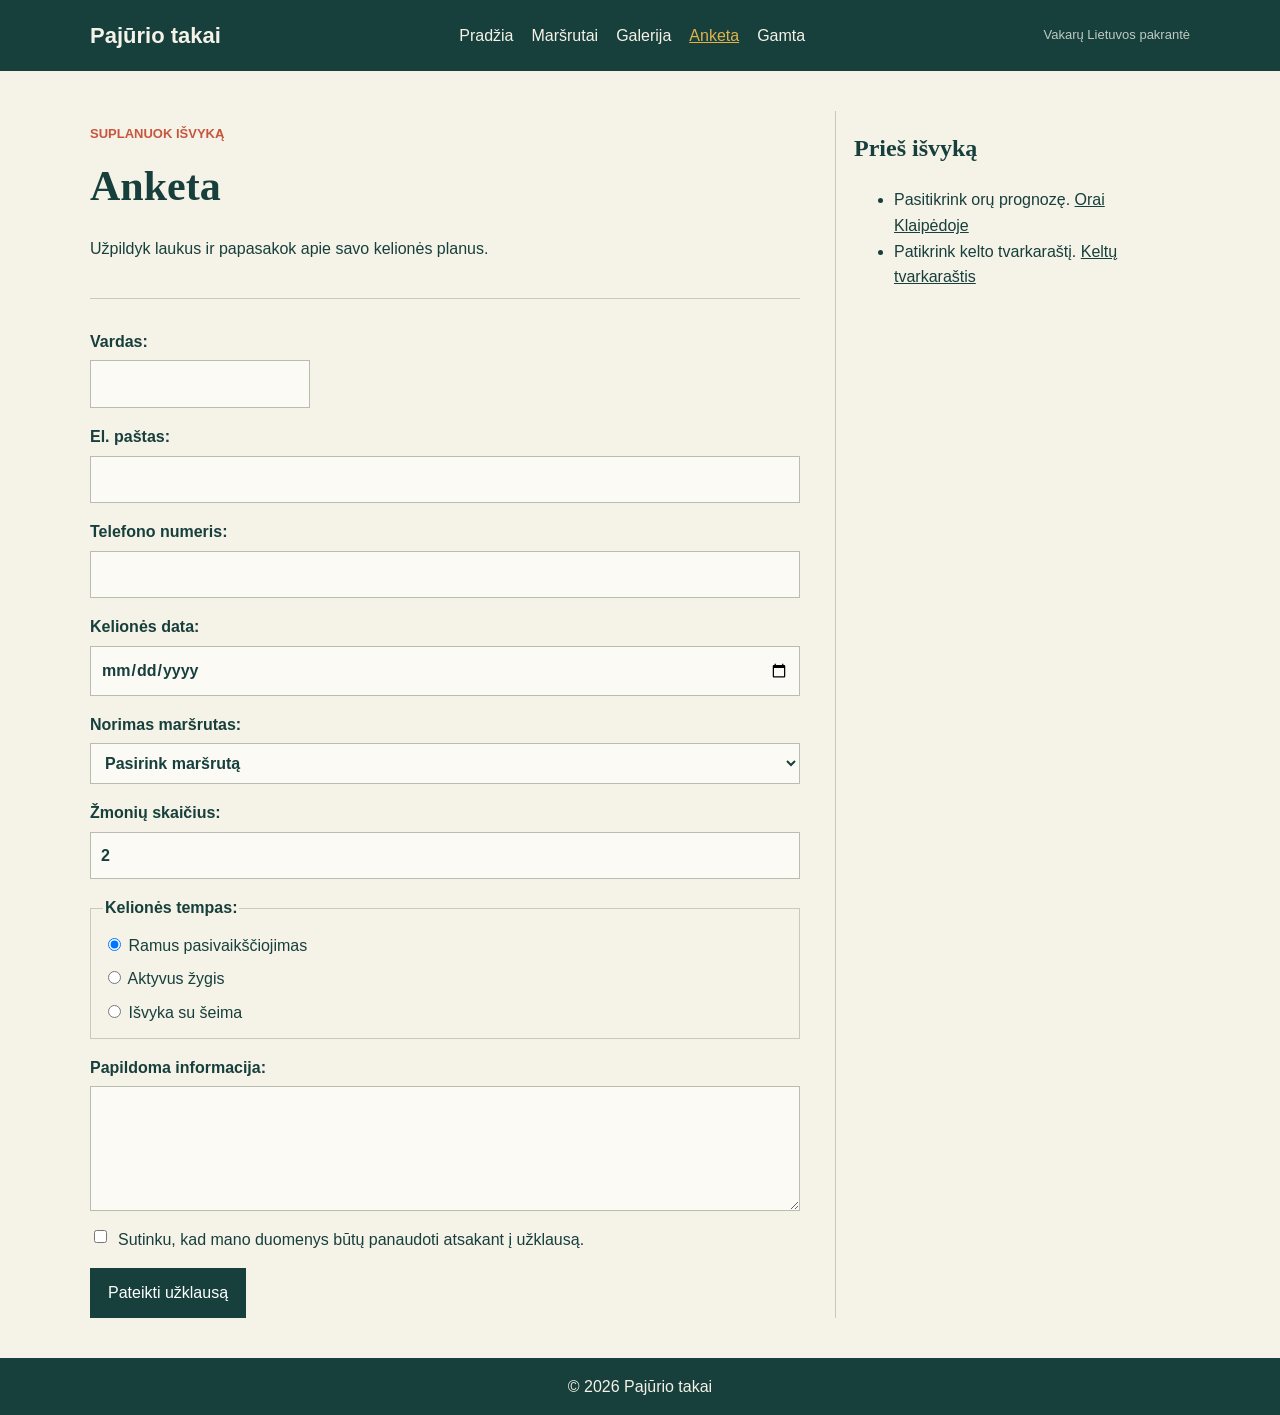
<file: anketa.html>
<!doctype html>
<html lang="lt">
<head>
  <meta charset="utf-8">
  <meta name="viewport" content="width=device-width, initial-scale=1">
  <meta name="description" content="Pateik užklausą dėl išvykos į Lietuvos pajūrį.">
  <title>Pajūrio takai | Anketa</title>
  <link rel="stylesheet" href="styles.css">
</head>
<body>
  <div id="svetaine">
    <header class="svetaines-antraste">
      <div class="antrastes-turinys">
        <a class="svetaines-pavadinimas" href="index.html">Pajūrio takai</a>

        <input class="meniu-varnele" id="meniu-varnele" type="checkbox" aria-label="Rodyti arba slėpti meniu" aria-controls="pagrindinis-meniu">
        <label class="meniu-mygtukas" for="meniu-varnele" aria-hidden="true">
          <span class="meniu-bruksnelis"></span>
          <span class="meniu-bruksnelis"></span>
          <span class="meniu-bruksnelis"></span>
        </label>

        <nav class="pagrindinis-meniu" id="pagrindinis-meniu" aria-label="Pagrindinis meniu">
          <a href="index.html">Pradžia</a>
          <a href="marsrutai.html">Maršrutai</a>
          <a href="galerija.html">Galerija</a>
          <a href="anketa.html" aria-current="page">Anketa</a>
          <a href="gamta.html">Gamta</a>
        </nav>

        <span class="antrastes-uzrasas">Vakarų Lietuvos pakrantė</span>
      </div>
    </header>

    <div class="puslapio-isdestymas">
      <main class="pagrindinis-turinys">
        <section class="puslapio-antraste">
          <p class="skyriaus-uzrasas">Suplanuok išvyką</p>
          <h1>Anketa</h1>
          <p>Užpildyk laukus ir papasakok apie savo kelionės planus.</p>
        </section>

        <form class="keliones-anketa" action="anketa.html" method="get">
          <label class="anketos-laukelis vardas">
            Vardas:
            <input type="text" name="vardas" required>
          </label>

          <label class="anketos-laukelis">
            El. paštas:
            <input type="email" name="pastas" required>
          </label>

          <label class="anketos-laukelis">
            Telefono numeris:
            <input type="tel" name="telefonas">
          </label>

          <label class="anketos-laukelis">
            Kelionės data:
            <input type="date" name="data" required>
          </label>

          <label class="anketos-laukelis">
            Norimas maršrutas:
            <select name="marsrutas" required>
              <option value="" selected disabled>Pasirink maršrutą</option>
              <option>Klaipėdos molas – Melnragės paplūdimys</option>
              <option>Olando kepurė – Girulių paplūdimys</option>
              <option>Smiltynė – Juodkrantė</option>
              <option>Juodkrantės prieplauka – Raganų kalnas</option>
              <option>Tomo Mano kultūros centras – Parnidžio kopa</option>
              <option>Nidos centras – Parnidžio pažintinis takas</option>
              <option>Dar neapsisprendžiau</option>
            </select>
          </label>

          <label class="anketos-laukelis">
            Žmonių skaičius:
            <input type="number" name="zmones" min="1" max="20" value="2">
          </label>

          <fieldset class="pasirinkimu-grupe">
            <legend>Kelionės tempas:</legend>
            <label><input type="radio" name="tempas" value="ramus" checked> Ramus pasivaikščiojimas</label>
            <label><input type="radio" name="tempas" value="aktyvus"> Aktyvus žygis</label>
            <label><input type="radio" name="tempas" value="seima"> Išvyka su šeima</label>
          </fieldset>

          <label class="anketos-laukelis">
            Papildoma informacija:
            <textarea name="pastabos" rows="4"></textarea>
          </label>

          <label class="duomenu-sutikimas">
            <input type="checkbox" name="sutikimas" value="taip" required>
            Sutinku, kad mano duomenys būtų panaudoti atsakant į užklausą.
          </label>

          <button class="anketos-mygtukas" type="submit">Pateikti užklausą</button>
        </form>
      </main>

      <aside class="soninis-blokas">
        <h2>Prieš išvyką</h2>
        <ul>
          <li>Pasitikrink orų prognozę.
            <a
              href="https://www.meteo.lt/prognozes/lietuvos-miestai/?area=klaipeda"
              target="_blank" rel="noopener noreferrer">Orai Klaipėdoje
            </a>
          </li>

          <li>Patikrink kelto tvarkaraštį.
            <a
              href="https://www.keltas.lt/lt/keltu-tvarkarastis"
              target="_blank" rel="noopener noreferrer">Keltų tvarkaraštis
            </a>
          </li>
          
        </ul>
      </aside>
    </div>

    <footer class="puslapio-apacia">
      <p>© 2026 Pajūrio takai</p>
    </footer>
  </div>
</body>
</html>
</file>
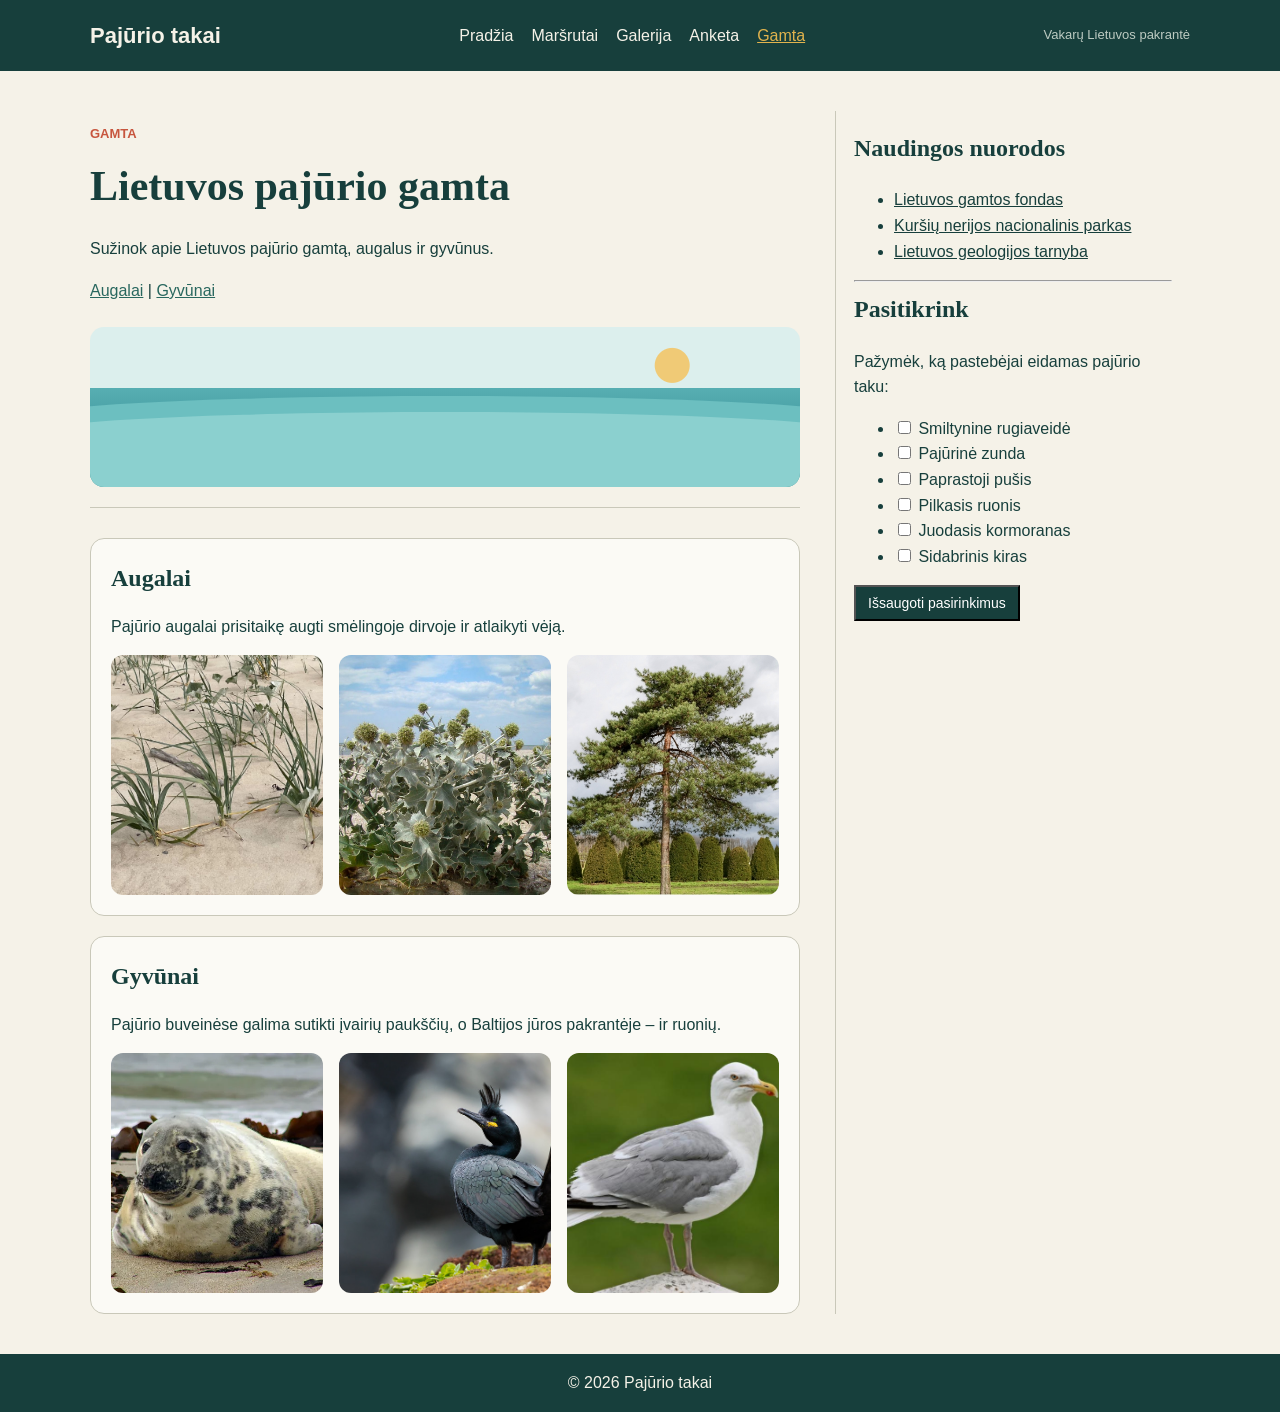
<file: gamta.html>
<!DOCTYPE html>
<html lang="lt">
<head>
    <meta charset="UTF-8">
    <meta name="viewport" content="width=device-width, initial-scale=1.0">
    <title>Pajūrio takai | Gamta</title>
    <link rel="stylesheet" href="styles.css">
</head>
<body>
    <div id="svetaine">
        <header class="svetaines-antraste">
            <div class="antrastes-turinys">
                <a class="svetaines-pavadinimas" href="index.html">Pajūrio takai</a>

                <input class="meniu-varnele" id="meniu-varnele" type="checkbox" aria-label="Rodyti arba slėpti meniu" aria-controls="pagrindinis-meniu">
                <label class="meniu-mygtukas" for="meniu-varnele" aria-hidden="true">
                    <span class="meniu-bruksnelis"></span>
                    <span class="meniu-bruksnelis"></span>
                    <span class="meniu-bruksnelis"></span>
                </label>

                <nav class="pagrindinis-meniu" id="pagrindinis-meniu" aria-label="Pagrindinis meniu">
                    <a href="index.html">Pradžia</a>
                    <a href="marsrutai.html">Maršrutai</a>
                    <a href="galerija.html">Galerija</a>
                    <a href="anketa.html">Anketa</a>
                    <a href="gamta.html" aria-current="page">Gamta</a>
                </nav>

                <span class="antrastes-uzrasas">Vakarų Lietuvos pakrantė</span>
            </div>
        </header>

        <div class="puslapio-isdestymas">
            <main class="pagrindinis-turinys">
                <section class="puslapio-antraste">
                    <p class="skyriaus-uzrasas">Gamta</p>
                    <h1>Lietuvos pajūrio gamta</h1>
                    <p>Sužinok apie Lietuvos pajūrio gamtą, augalus ir gyvūnus.</p>
                    <p>
                        <a href="#augalai">Augalai</a> |
                        <a href="#gyvunai">Gyvūnai</a>
                    </p>
                    <div class="bangos-animacija" aria-hidden="true"></div>
                </section>

                <section class="gamta-turinys" id="augalai">
                    <h2>Augalai</h2>
                    <p>Pajūrio augalai prisitaikę augti smėlingoje dirvoje ir atlaikyti vėją.</p>
                    <div class="augalu-korteles">
                        <figure class="augalo-kortele" tabindex="0">
                            <img src="Smiltynine-rugiaveide.jpg" alt="Smiltyninė rugiaveidė pajūrio kopose">
                            <figcaption>
                                <strong>Smiltyninė rugiaveidė</strong>
                                <p>Jos ilgos šaknys padeda sutvirtinti kopų smėlį.</p>
                            </figcaption>
                        </figure>

                        <figure class="augalo-kortele" tabindex="0">
                            <img src="augalas-zunda.jpg" alt="Pajūrinė zunda">
                            <figcaption>
                                <strong>Pajūrinė zunda</strong>
                                <p>Retas pajūrio augalas, kurio negalima skinti.</p>
                            </figcaption>
                        </figure>

                        <figure class="augalo-kortele" tabindex="0">
                            <img src="pušis-paprastoji.jpg" alt="Paprastoji pušis pajūrio miške">
                            <figcaption>
                                <strong>Paprastoji pušis</strong>
                                <p>Ji dažna pajūrio miškuose, kur dirvožemis smėlingas.</p>
                            </figcaption>
                        </figure>
                    </div>
                </section>

                <section class="gamta-turinys" id="gyvunai">
                    <h2>Gyvūnai</h2>
                    <p>Pajūrio buveinėse galima sutikti įvairių paukščių, o Baltijos jūros pakrantėje – ir ruonių.</p>
                    <div class="gyvunu-korteles">
                        <figure class="gyvuno-kortele" tabindex="0">
                            <img src="pilkasis-ruonis.jpg" alt="Pilkasis ruonis">
                            <figcaption>
                                <strong>Pilkasis ruonis</strong>
                                <p>Baltijos jūros žinduolis. Pamatęs ruonį paplūdimyje, laikykis atstumo.</p>
                            </figcaption>
                        </figure>

                        <figure class="gyvuno-kortele" tabindex="0">
                            <img src="Juodasis-kormoranas.jpg" alt="Juodasis kormoranas">
                            <figcaption>
                                <strong>Juodasis kormoranas</strong>
                                <p>Puikiai nardo ir gaudo žuvis. Dažnai peri kolonijomis.</p>
                            </figcaption>
                        </figure>

                        <figure class="gyvuno-kortele" tabindex="0">
                            <img src="Sidabrinis-kiras.jpg" alt="Sidabrinis kiras">
                            <figcaption>
                                <strong>Sidabrinis kiras</strong>
                                <p>Pajūryje dažnas paukštis, ieškantis maisto pakrantėje</p>
                            </figcaption>
                        </figure>
                    </div>
                </section>
            </main>

            <aside class="soninis-blokas">
                <h2>Naudingos nuorodos</h2>
                <ul>
                    <li><a href="https://www.lgf.lt/" target="_blank" rel="noopener noreferrer">Lietuvos gamtos fondas</a></li>
                    <li><a href="https://nerija.lrv.lt/lt/" target="_blank" rel="noopener noreferrer">Kuršių nerijos nacionalinis parkas</a></li>
                    <li><a href="https://lgt.lrv.lt/lt/" target="_blank" rel="noopener noreferrer">Lietuvos geologijos tarnyba</a></li>
                </ul>

                <hr>

                <h2>Pasitikrink</h2>
                <p>Pažymėk, ką pastebėjai eidamas pajūrio taku:</p>
                <ul>
                    <li><label><input type="checkbox"> Smiltynine rugiaveidė</label></li>
                    <li><label><input type="checkbox"> Pajūrinė zunda</label></li>
                    <li><label><input type="checkbox"> Paprastoji pušis</label></li>
                    <li><label><input type="checkbox"> Pilkasis ruonis</label></li>
                    <li><label><input type="checkbox"> Juodasis kormoranas</label></li>
                    <li><label><input type="checkbox"> Sidabrinis kiras</label></li>
                </ul>
                <button class="mazas-mygtukas" type="submit">Išsaugoti pasirinkimus</button>
            </aside>
        </div>
        <footer class="puslapio-apacia">
            <p>&copy; 2026 Pajūrio takai</p>
        </footer>
    </div>

</body>
</html>
</file>
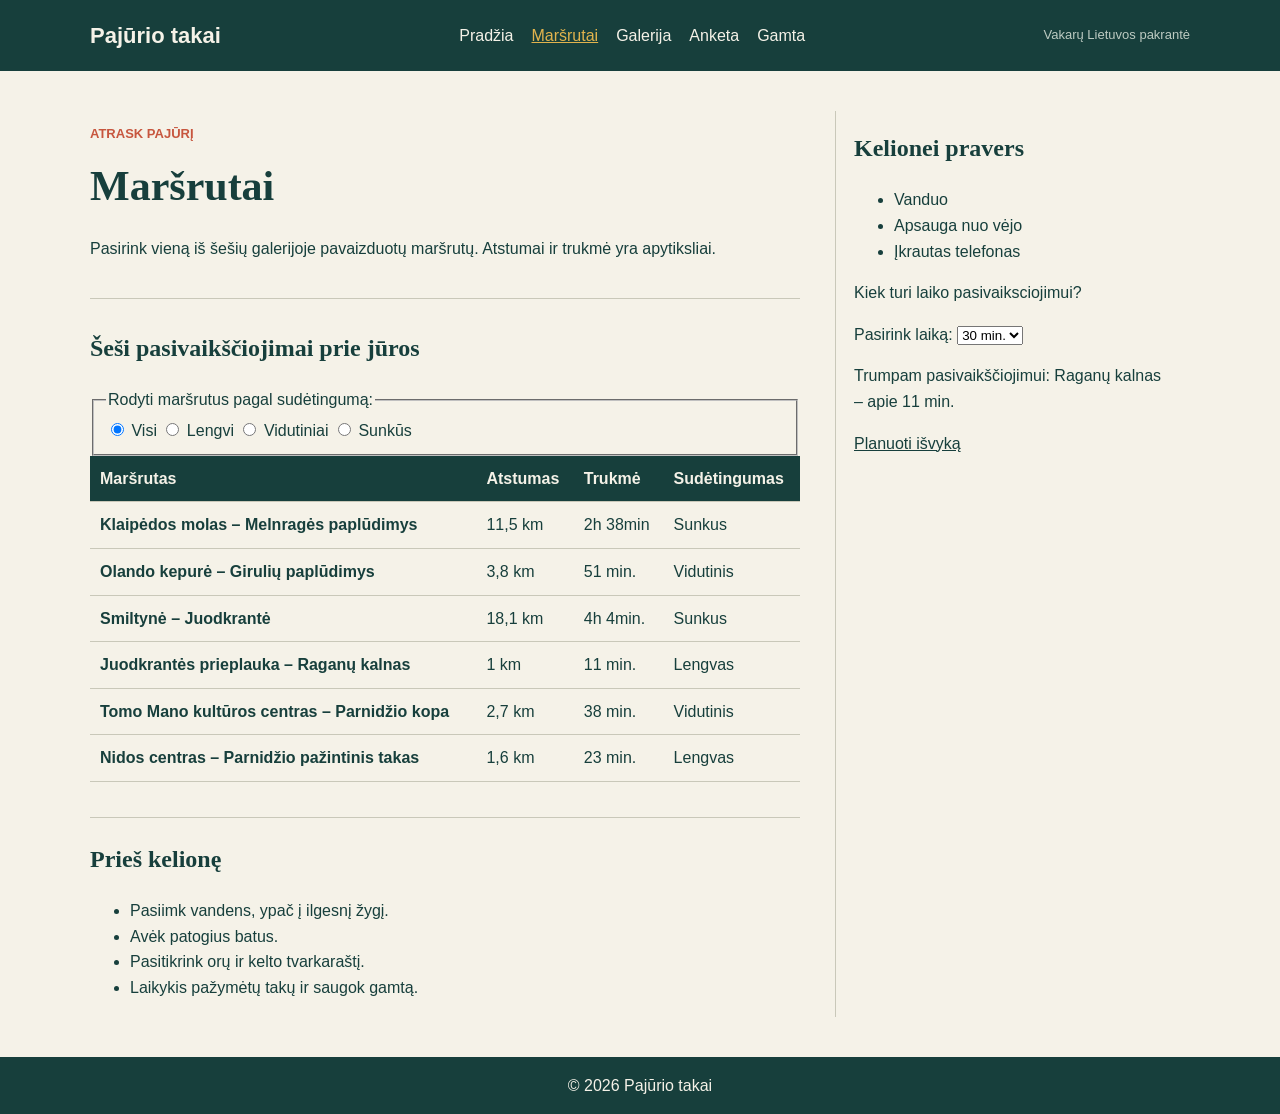
<file: marsrutai.html>
<!doctype html>
<html lang="lt">
<head>
  <meta charset="utf-8">
  <meta name="viewport" content="width=device-width, initial-scale=1">
  <meta name="description" content="Lietuvos pajūrio maršrutai ir kelionės patarimai.">
  <title>Pajūrio takai | Maršrutai</title>
  <link rel="stylesheet" href="styles.css">
</head>
<body>
  <div id="svetaine">
    <header class="svetaines-antraste">
      <div class="antrastes-turinys">
        <a class="svetaines-pavadinimas" href="index.html">Pajūrio takai</a>

        <input class="meniu-varnele" id="meniu-varnele" type="checkbox" aria-label="Rodyti arba slėpti meniu" aria-controls="pagrindinis-meniu">
        <label class="meniu-mygtukas" for="meniu-varnele" aria-hidden="true">
          <span class="meniu-bruksnelis"></span>
          <span class="meniu-bruksnelis"></span>
          <span class="meniu-bruksnelis"></span>
        </label>

        <nav class="pagrindinis-meniu" id="pagrindinis-meniu" aria-label="Pagrindinis meniu">
          <a href="index.html">Pradžia</a>
          <a href="marsrutai.html" aria-current="page">Maršrutai</a>
          <a href="galerija.html">Galerija</a>
          <a href="anketa.html">Anketa</a>
          <a href="gamta.html">Gamta</a>
        </nav>

        <span class="antrastes-uzrasas">Vakarų Lietuvos pakrantė</span>
      </div>
    </header>

    <div class="puslapio-isdestymas">
      <main class="pagrindinis-turinys">
        <section class="puslapio-antraste">
          <p class="skyriaus-uzrasas">Atrask pajūrį</p>
          <h1>Maršrutai</h1>
          <p>Pasirink vieną iš šešių galerijoje pavaizduotų maršrutų. Atstumai ir trukmė yra apytiksliai.</p>
        </section>

        <section class="lenteles-skyrius">
          <h2>Šeši pasivaikščiojimai prie jūros</h2>

          <fieldset>
            <legend>Rodyti maršrutus pagal sudėtingumą:</legend>
            <label><input type="radio" name="sudetingumas" value="visi" checked> Visi</label>
            <label><input type="radio" name="sudetingumas" value="lengvi"> Lengvi</label>
            <label><input type="radio" name="sudetingumas" value="vidutiniai"> Vidutiniai</label>
            <label><input type="radio" name="sudetingumas" value="sunkus"> Sunkūs</label>
          </fieldset>

          <div class="lenteles-slinkimas">
            <table>
              <thead>
                <tr>
                  <th scope="col">Maršrutas</th>
                  <th scope="col">Atstumas</th>
                  <th scope="col">Trukmė</th>
                  <th scope="col">Sudėtingumas</th>
                </tr>
              </thead>

              <tbody id="marsrutu-eilutes">
                <tr class="sunkus">
                  <th scope="row">Klaipėdos molas – Melnragės paplūdimys</th>
                  <td>11,5 km</td>
                  <td>2h 38min</td>
                  <td>Sunkus</td>
                </tr>

                <tr class="vidutinis">
                  <th scope="row">Olando kepurė – Girulių paplūdimys</th>
                  <td>3,8 km</td>
                  <td>51 min.</td>
                  <td>Vidutinis</td>
                </tr>

                <tr class="sunkus">
                  <th scope="row">Smiltynė – Juodkrantė</th>
                  <td>18,1 km</td>
                  <td>4h 4min.</td>
                  <td>Sunkus</td>
                </tr>

                <tr class="lengvas">
                  <th scope="row">Juodkrantės prieplauka – Raganų kalnas</th>
                  <td>1 km</td>
                  <td>11 min.</td>
                  <td>Lengvas</td>
                </tr>

                <tr class="vidutinis">
                  <th scope="row">Tomo Mano kultūros centras – Parnidžio kopa</th>
                  <td>2,7 km</td>
                  <td>38 min.</td>
                  <td>Vidutinis</td>
                </tr>

                <tr class="lengvas">
                  <th scope="row">Nidos centras – Parnidžio pažintinis takas</th>
                  <td>1,6 km</td>
                  <td>23 min.</td>
                  <td>Lengvas</td>
                </tr>

              </tbody>
            </table>
          </div>
        </section>

        <section class="marsrutu-patarimai">
          <h2>Prieš kelionę</h2>
          <ul>
            <li>Pasiimk vandens, ypač į ilgesnį žygį.</li>
            <li>Avėk patogius batus.</li>
            <li>Pasitikrink orų ir kelto tvarkaraštį.</li>
            <li>Laikykis pažymėtų takų ir saugok gamtą.</li>
          </ul>
        </section>
      </main>

      <aside class="soninis-blokas">
        <h2>Kelionei pravers</h2>
        <ul>
          <li>Vanduo</li>
          <li>Apsauga nuo vėjo</li>
          <li>Įkrautas telefonas</li>
        </ul>

        <p>Kiek turi laiko pasivaiksciojimui?</p>
        <form>
          <label for="laikas">Pasirink laiką:</label>
          <select id="laikas" name="laikas">
            <option value="30min">30 min.</option>
            <option value="1h">1 val.</option>
            <option value="2h">2 val.</option>
            <option value="3h">3 val.</option>
            <option value="4h">4 val.</option>
          </select>
        </form>

        <p class="rekomendacija" data-laikas="30min">Trumpam pasivaikščiojimui: Raganų kalnas – apie 11 min.</p>
        <p class="rekomendacija" data-laikas="1h">Maždaug valandai: Olando kepurė–Giruliai – apie 51 min.</p>
        <p class="rekomendacija" data-laikas="2h">Porai valandų: Olando kepurė–Giruliai – apie 51 min.</p>
        <p class="rekomendacija" data-laikas="3h">Iki 3 valandų: Klaipėdos molas–Melnragė – apie 2 val. 38 min.</p>
        <p class="rekomendacija" data-laikas="4h">Ilgesniam žygiui: Smiltynė–Juodkrantė – apie 4 val. 4 min.</p>

        <p><a href="anketa.html">Planuoti išvyką</a></p>
      </aside>

    </div>

    <footer class="puslapio-apacia">
      <p>© 2026 Pajūrio takai</p>
    </footer>

  </div>
</body>
</html>
</file>
<file: styles.css>
/* Visiems elementams leidžia lengviau skaičiuoti plotį ir aukštį kartu su kraštinėmis. */
* {
  box-sizing: border-box;
}

/* Nustato viso puslapio pagrindinį šriftą, teksto spalvą ir foną. */
body {
  margin: 0;
  background-color: #f5f2e8;
  color: #173f3c;
  font-family: Arial, sans-serif;
  line-height: 1.6;
}

/* Visoms nuorodoms nustato numatytą teksto spalvą. */
a {
  color: #28675e;
}

/* Paveikslėliai nerodomi platesni už jiems skirtą vietą ir nepalieka tarpo po savimi. */
img {
  display: block;
  max-width: 100%;
}

/* Viršutinė puslapio juosta: fonas, tekstas ir vidiniai tarpai. */
.svetaines-antraste {
  padding: 18px 0;
  background-color: #173f3c;
  color: #f5f2e8;
}

/* Sulygiuoja svetainės pavadinimą, meniu ir papildomą užrašą vienoje eilutėje. */
.antrastes-turinys {
  width: 90%;
  max-width: 1100px;
  margin: 0 auto;
  display: flex;
  align-items: center;
  justify-content: space-between;
  gap: 20px;
}

/* Svetainės pavadinimo nuorodos išvaizda. */
.svetaines-pavadinimas {
  color: #f5f2e8;
  font-size: 22px;
  font-weight: bold;
  text-decoration: none;
}

/* Meniu valdikliai rodomi tik mažuose ekranuose. */
.meniu-varnele,
.meniu-mygtukas {
  display: none;
}

/* Meniu nuorodas išdėsto eilute ir palieka tarpus tarp jų. */
.pagrindinis-meniu {
  display: flex;
  flex-wrap: wrap;
  gap: 18px;
}

/* Pagrindinio meniu nuorodų spalva ir pabraukimo išjungimas. */
.pagrindinis-meniu a {
  color: #f5f2e8;
  text-decoration: none;
}

/* Aktyvus meniu puslapis arba nuoroda po pele paryškinama geltona spalva. */
.pagrindinis-meniu a:hover,
.pagrindinis-meniu a[aria-current="page"] {
  color: #e1b34d;
  text-decoration: underline;
}

/* Mažas užrašas antraštėje rodomas prislopinta spalva. */
.antrastes-uzrasas {
  color: #bdcbc2;
  font-size: 13px;
}

/* Pagrindinė turinio sritis: du stulpeliai, pagrindinis platesnis už šoninį. */
.puslapio-isdestymas {
  width: 90%;
  max-width: 1100px;
  margin: 40px auto;
  display: grid;
  grid-template-columns: 2fr 1fr;
  gap: 35px;
}

/* Leidžia pagrindiniam turiniui susiaurėti neišplečiant viso puslapio. */
.pagrindinis-turinys {
  min-width: 0;
}

/* Pagrindinėms antraštėms naudojamas serifinis šriftas. */
h1,
h2 {
  font-family: Georgia, "Times New Roman", serif;
}

/* Puslapio pagrindinės antraštės dydis ir apatinis tarpas. */
h1 {
  margin: 0 0 12px;
  font-size: 42px;
}

/* Antro lygio antraštei panaikinamas viršutinis tarpas. */
h2 {
  margin-top: 0;
}

/* Puslapio pavadinimo sričiai pridedamas apatinis tarpas ir skiriamoji linija. */
.puslapio-antraste {
  margin-bottom: 30px;
  padding-bottom: 20px;
  border-bottom: 1px solid #c9c8b9;
}

/* Mažas skyriaus užrašas paryškinamas, nuspalvinamas raudonai ir rašomas didžiosiomis raidėmis. */
.skyriaus-uzrasas {
  margin-bottom: 8px;
  color: #c7563e;
  font-size: 13px;
  font-weight: bold;
  text-transform: uppercase;
}

/* Pradžios puslapio pagrindinė dalis padalijama į du sulygiuotus stulpelius. */
.pradzios-blokas {
  display: grid;
  grid-template-columns: 1fr 1fr;
  align-items: center;
  gap: 24px;
}

/* Paveikslėlio aprašo blokas nepalieka numatyto išorinio tarpo. */
.pagrindine-nuotrauka {
  margin: 0;
}

/* Pagrindinis paveikslėlis užpildo nustatytą plotą jo neiškraipydamas. */
.pagrindine-nuotrauka img {
  width: 100%;
  height: 280px;
  object-fit: cover;
}

/* Paveikslėlio aprašas rodomas mažesniu, prislopintos spalvos tekstu. */
.pagrindine-nuotrauka figcaption {
  margin-top: 6px;
  color: #687773;
  font-size: 13px;
}

/* Tekstinė nuoroda pateikiama vienoje eilutėje, pastorinta ir su viršutiniu tarpu. */
.teksto-nuoroda {
  display: inline-block;
  margin-top: 10px;
  font-weight: bold;
}

/* Pradžios aprašymas ir maršrutų patarimai atskiriami viršutiniu krašteliu. */
.ivadas,
.marsrutu-patarimai {
  margin-top: 35px;
  padding-top: 22px;
  border-top: 1px solid #c9c8b9;
}

/* Pradžios puslapio kortelės išdėstomos trijuose vienoduose stulpeliuose. */
.skiltys-tinklelis {
  margin-top: 30px;
  display: grid;
  grid-template-columns: repeat(3, 1fr);
  gap: 12px;
}

/* Kortelėms suteikiamas vidinis tarpas, fonas ir paslepiamas nuorodos pabraukimas. */
.skilties-kortele {
  padding: 18px;
  background-color: #d5ddd4;
  text-decoration: none;
}

/* Užvedus pelę ant kortelės, pasikeičia jos fono spalva. */
.skilties-kortele:hover {
  background-color: #e30f0f;
}

/* Kortelės antraštė rodoma mažesniu šriftu. */
.skilties-kortele h2 {
  font-size: 22px;
}

/* Kortelės aprašui panaikinamas apatinis tarpas. */
.skilties-kortele p {
  margin-bottom: 0;
}

/* Šoniniam informacijos blokui suteikiamas vidinis tarpas ir kairysis skirtukas. */
.soninis-blokas {
  padding: 18px;
  border-left: 1px solid #c9c8b9;
}

/* Šoninio bloko nuoroda paveldi aplinkinio teksto spalvą. */
.soninis-blokas a {
  color: inherit;
}

/* Lentelės skyriui pridedamas viršutinis tarpas. */
.lenteles-skyrius {
  margin-top: 30px;
}

/* Jei lentelė per plati, leidžia ją slinkti į šoną. */
.lenteles-slinkimas {
  overflow-x: auto;
}

/* Lentelė užima visą jai skirtą plotį, o gretimų langelių kraštinės sujungiamos. */
table {
  width: 100%;
  border-collapse: collapse;
  text-align: left;
}

/* Lentelės langeliams nustatomi vidiniai tarpai ir apatinė skiriamoji linija. */
th,
td {
  padding: 10px;
  border-bottom: 1px solid #c9c8b9;
}

/* Užvedus pelę ant maršruto eilutės, pasikeičia jos fonas. */
tbody tr:hover {
  background-color: #f15d07;
}

/* Lentelės stulpelių antraštei nustatomas tamsus fonas ir šviesus tekstas. */
thead {
  background-color: #173f3c;
  color: #f5f2e8;
}

/* Galerijos nuotraukos išdėstomos dviem stulpeliais. */
.galerijos-tinklelis {
  display: grid;
  grid-template-columns: repeat(2, 1fr);
  gap: 20px;
}

/* Filtras užima visą galerijos plotį, o pasirinkimai išdėstomi greta. */
.galerijos-filtras {
  grid-column: 1 / -1;
  margin: 0;
  padding: 10px 14px 12px;
  border: 1px solid #c9c8b9;
  border-radius: 12px;
  background-color: #fbfaf5;
  display: flex;
  flex-wrap: wrap;
  align-items: center;
  gap: 8px 16px;
}

.galerijos-filtras label {
  white-space: nowrap;
}

.galerijos-filtras input {
  accent-color: #c7563e;
}

/* Galerijos paveikslėlių blokai neturi numatyto išorinio tarpo. */
.galerijos-nuotrauka {
  margin: 0;
  overflow: hidden;
  border: 1px solid #dedbce;
  border-radius: 14px;
  background-color: #fbfaf5;
  transition: box-shadow 180ms ease, transform 180ms ease;
}

.galerijos-nuotrauka:hover {
  transform: translateY(-3px);
  box-shadow: 0 8px 20px rgb(23 63 60 / 12%);
}

.galerijos-nuotrauka a {
  display: block;
}

/* Galerijos nuotraukoms nustatomas vienodas dydis, apkarpymas ir apvalūs kampai. */
.galerijos-nuotrauka img {
  width: 100%;
  height: 220px;
  object-fit: cover;
}

/* Nuotraukos pavadinimas ir maršrutas tvarkingai atskiriami nuo vaizdo. */
.galerijos-nuotrauka figcaption {
  padding: 12px 16px 0;
  font-weight: bold;
}

.galerijos-nuotrauka p {
  margin: 4px 16px 16px;
  color: #687773;
  font-size: 14px;
}

/* Anketos laukai išdėstomi vertikaliai su vienodais tarpais. */
.keliones-anketa {
  display: grid;
  gap: 16px;
}

/* Kiekvieno anketos lauko pavadinimas ir įvedimo vieta išdėstomi stulpeliu. */
.anketos-laukelis {
  display: grid;
  gap: 6px;
  font-weight: bold;
}

/*Sumazina vardo laukeli */
.anketos-laukelis.vardas input {
  width: 220px;
  max-width: 100%;
}

/* Anketos įvedimo laukus, pasirinkimų sąrašą ir teksto lauką suvienodina. */
.anketos-laukelis input,
.anketos-laukelis select,
.anketos-laukelis textarea {
  width: 100%;
  padding: 10px;
  border: 1px solid #b9bdb0;
  background-color: #fbfaf5;
  color: #173f3c;
  font: inherit;
}

/* Pasirinkimų grupei pridedamas rėmelis, tarpai ir stulpelinis išdėstymas. */
.pasirinkimu-grupe {
  margin: 0;
  padding: 12px;
  border: 1px solid #c9c8b9;
  display: grid;
  gap: 8px;
}

/* Pasirinkimų grupės pavadinimas pastorinamas. */
.pasirinkimu-grupe legend {
  font-weight: bold;
}

/* Sutikimo varnelės tekstas išlygiuojamas šalia varnelės. */
.duomenu-sutikimas {
  display: flex;
  align-items: flex-start;
  gap: 8px;
}

/* Anketos pateikimo mygtuko dydis, spalvos ir pelės žymeklis. */
.anketos-mygtukas {
  width: fit-content;
  padding: 12px 18px;
  border: 0;
  background-color: #c7563e;
  color: white;
  font: inherit;
  cursor: pointer;
}

/* Visiems mygtukams nustatomas tamsus fonas; !important leidžia šiai spalvai laimėti prieš įprastą CSS taisyklę. */
button {
  background-color: #173f3c !important;
}

/* Puslapio apačia: tamsus fonas, šviesus tekstas ir centravimas. */
.puslapio-apacia {
  padding: 16px;
  background-color: #173f3c;
  color: #f5f2e8;
  text-align: center;
}

/* Puslapio apačios pastraipa neturi numatyto išorinio tarpo. */
.puslapio-apacia p {
  margin: 0;
}

/* Ekranuose iki 850 pikselių pritaikomas siauresnis puslapio išdėstymas. */
@media (max-width: 850px) {
  /* Antraštės turinys gali persikelti į kitą eilutę; meniu langelis remiasi į ją. */
  .antrastes-turinys {
    flex-wrap: wrap;
    position: relative;
  }

  /* Burgerio mygtuko dydis, žalia kraštinė ir brūkšnelių sulygiavimas. */
  .meniu-mygtukas {
    width: 40px;
    height: 40px;
    border: 5px solid #1ad35a;
    border-radius: 25px;
    /* Mygtuko vidų išdėsto centruota gardelė. */
    display: grid;
    place-items: center;
    cursor: pointer;
    /* Nustato tarpus tarp brūkšnelių ir pastumia mygtuką į dešinę. */
    gap: 4px;
    align-content: center;
    margin-left: auto;
  }

  /* Vienas burgerio brūkšnelis: plotis, storis ir spalva. */
  .meniu-bruksnelis {
    display: block;
    width: 20px;
    height: 2px;
    background-color: #1ad35a;
  }

  /* Išskleidžiamas meniu padedamas žemiau mygtuko, o nuorodos sudedamos stulpeliu. */
  .pagrindinis-meniu {
    position: absolute;
    top: 55px;
    right: 0;
    z-index: 2;
    width: 220px;
    padding: 8px;
    border-radius: 12px;
    background-color: #173f3c;
    flex-direction: column;
    gap: 4px;
  }

  /* Jei varnelė nepažymėta, meniu paslepiamas. */
  .meniu-varnele:not(:checked)~.pagrindinis-meniu {
    display: none;
  }

  /* Atidarius meniu pasikeičia burgerio mygtuko fonas ir kraštinė. */
  .meniu-varnele:checked+.meniu-mygtukas {
    background-color: #cb1a20;
    border-color: #cb1a20;
  }

  /* Atidarius meniu pasikeičia jo burgerio brūkšnelių spalva. */
  .meniu-varnele:checked+.meniu-mygtukas .meniu-bruksnelis {
    background-color: #e28409;
  }

  /* Paslepia patį varnelės langelį, bet palieka jį veikti paspaudus etiketę. */
  .meniu-varnele {
    position: absolute;
    width: 1px;
    height: 1px;
    opacity: 0;
    display: block;
  }


  /* Meniu nuorodoms mažuose ekranuose pridedami didesni paspaudimo plotai. */
  .pagrindinis-meniu a {
    padding: 10px 12px;
    border-radius: 7px;
    font-size: 16px;
  }

  /* Aktyvi arba pele pažymėta meniu nuoroda gauna šviesesnį foną. */
  .pagrindinis-meniu a:hover,
  .pagrindinis-meniu a[aria-current="page"] {
    background-color: #24534d;
    text-decoration: none;
  }

  /* Papildomas užrašas antraštėje persikelia į atskirą eilutę. */
  .antrastes-uzrasas {
    flex: 1 0 100%;
  }

  /* Šoninė informacija perkeliama po pagrindiniu turiniu. */
  .puslapio-isdestymas {
    grid-template-columns: 1fr;
  }

  /* Pradžios puslapio dalys, kortelės ir galerija mažuose ekranuose rodomos vienu stulpeliu. */
  .pradzios-blokas,
  .skiltys-tinklelis,
  .galerijos-tinklelis {
    grid-template-columns: 1fr;
  }

  /* Šoninis blokas atskiriamas viršutine linija, o kairioji linija panaikinama. */
  .soninis-blokas {
    border-top: 1px solid #c9c8b9;
    border-left: 0;
  }
}
/* Marsrutu rusiavimo filtro stilius*/
.lenteles-skyrius:has(input[value="lengvi"]:checked) tbody tr:not(.lengvas) {
  display: none;
}
.lenteles-skyrius:has(input[value="vidutiniai"]:checked) tbody tr:not(.vidutinis) {
  display: none;
}
.lenteles-skyrius:has(input[value="sunkus"]:checked) tbody tr:not(.sunkus) {
  display: none;
}
/* cia galerijos filtras */
.galerijos-tinklelis:has(input[value="lengvi"]:checked) figure:not(.lengvas) {
  display: none;
}
.galerijos-tinklelis:has(input[value="vidutiniai"]:checked) figure:not(.vidutinis) {
  display: none;
}
.galerijos-tinklelis:has(input[value="sunkus"]:checked) figure:not(.sunkus) {
  display: none;
}
/* Cia marsrutu filtras */
.rekomendacija {
  display: none;
}

.soninis-blokas:has(#laikas option[value="30min"]:checked) .rekomendacija[data-laikas="30min"],
.soninis-blokas:has(#laikas option[value="1h"]:checked) .rekomendacija[data-laikas="1h"],
.soninis-blokas:has(#laikas option[value="2h"]:checked) .rekomendacija[data-laikas="2h"],
.soninis-blokas:has(#laikas option[value="3h"]:checked) .rekomendacija[data-laikas="3h"],
.soninis-blokas:has(#laikas option[value="4h"]:checked) .rekomendacija[data-laikas="4h"] {
  display: block;
}

.bangos-animacija {
  position: relative;
  height: 160px;
  margin-top: 24px;
  overflow: hidden;
  border-radius: 14px;
  background:
    radial-gradient(circle at 82% 24%, #f0ca76 0 17px, transparent 18px),
    linear-gradient(to bottom, #dcefed 0 38%, #57aeb2 38%, #287f86 100%);
}

.bangos-animacija::before,
.bangos-animacija::after {
  content: "";
  position: absolute;
  left: -10%;
  width: 120%;
  height: 65%;
  border-radius: 50% 50% 0 0 / 22% 22% 0 0;
}

.bangos-animacija::before {
  top: 43%;
  background: #6cbfc0;
  animation: bangos-slenka 8s ease-in-out infinite alternate;
}

.bangos-animacija::after {
  top: 53%;
  background: rgb(220 250 245 / 28%);
  animation: bangos-slenka 6s ease-in-out infinite alternate-reverse;
}

@keyframes bangos-slenka {
  from {
    transform: translate(-8%, 8px) rotate(-4deg) scaleY(0.8);
  }

  to {
    transform: translate(8%, -8px) rotate(4deg) scaleY(1.2);
  }
}

@media (prefers-reduced-motion: reduce) {
  .bangos-animacija::before,
  .bangos-animacija::after {
    animation: none;
  }
}

/* Gamta puslapio turinio blokas */
.gamta-turinys { 
  margin-top: 20px;
  padding: 20px;
  border: 1px solid #c9c8b9;
  border-radius: 14px;
  background-color: #fbfaf5;
}

.gamta-turinys h2 {
  margin-bottom: 8px;
}

.gamta-turinys ul {
  padding-left: 0;
  list-style: none;
  display: grid;
  gap: 10px;
}

.gamta-turinys li {
  padding: 10px 12px;
  border-left: 3px solid #0ae9ed;
  background-color: #f5f2e8;
}

/* Augalų kortelių tinklelis: trys vienodi stulpeliai su tarpu tarp jų. */
.augalu-korteles {
  display: grid;
  grid-template-columns: repeat(3, minmax(0, 1fr));
  gap: 16px;
}

.augalo-kortele {
  position: relative;
  min-width: 0;
  height: 240px;
  margin: 0;
  overflow: hidden;
  border-radius: 12px;
}

.augalo-kortele img {
  width: 100%;
  height: 100%;
  object-fit: cover;
}

.augalo-kortele figcaption {
  position: absolute;
  inset: auto 0 0;
  padding: 16px;
  background: rgb(23 63 60 / 90%);
  color: #fff;
  opacity: 0;
  transform: translateY(12px);
  transition: opacity 200ms ease, transform 200ms ease;
}

.augalo-kortele:hover figcaption,
.augalo-kortele:focus figcaption {
  opacity: 1;
  transform: translateY(0);
}

.augalo-kortele figcaption p {
  margin: 6px 0 0;
}

/* Cia telefono ekrane rodomos augalu info iskart. */
@media (max-width: 600px) {
  .augalu-korteles {
    grid-template-columns: 1fr;
  }

  .augalo-kortele {
    height: auto;
  }

  .augalo-kortele img {
    height: 220px;
  }

  .augalo-kortele figcaption {
    position: static;
    padding: 14px;
    opacity: 1;
    transform: none;
  }
}

/* Cia gyvunu korteles tinklelis: trys vienodi stulpeliai su tarpu tarp jų. */
.gyvunu-korteles {
  display: grid;
  grid-template-columns: repeat(3, minmax(0, 1fr));
  gap: 16px;
}

.gyvuno-kortele {
  position: relative;
  min-width: 0;
  height: 240px;
  margin: 0;
  overflow: hidden;
  border-radius: 12px;
}

.gyvuno-kortele img {
  width: 100%;
  height: 100%;
  object-fit: cover;
}

.gyvuno-kortele figcaption {
  position: absolute;
  inset: auto 0 0;
  padding: 16px;
  background: rgb(23 63 60 / 90%);
  color: #fff;
  opacity: 0;
  transform: translateY(12px);
  transition: opacity 200ms ease, transform 200ms ease;
}

.gyvuno-kortele:hover figcaption,
.gyvuno-kortele:focus figcaption {
  opacity: 1;
  transform: translateY(0);
}

.gyvuno-kortele figcaption p {
  margin: 6px 0 0;
}

/* Cia telefono ekrane rodomos gyvunu info iskart. */
@media (max-width: 600px) {
  .gyvunu-korteles {
    grid-template-columns: 1fr;
  }

  .gyvuno-kortele {
    height: auto;
  }

  .gyvuno-kortele img {
    height: 220px;
  }

  .gyvuno-kortele figcaption {
    position: static;
    padding: 14px;
    opacity: 1;
    transform: none;
  }
}

.mazas-mygtukas {
  padding: 8px 12px;
  font-size: 14px;
  color: white;
}
</file>
